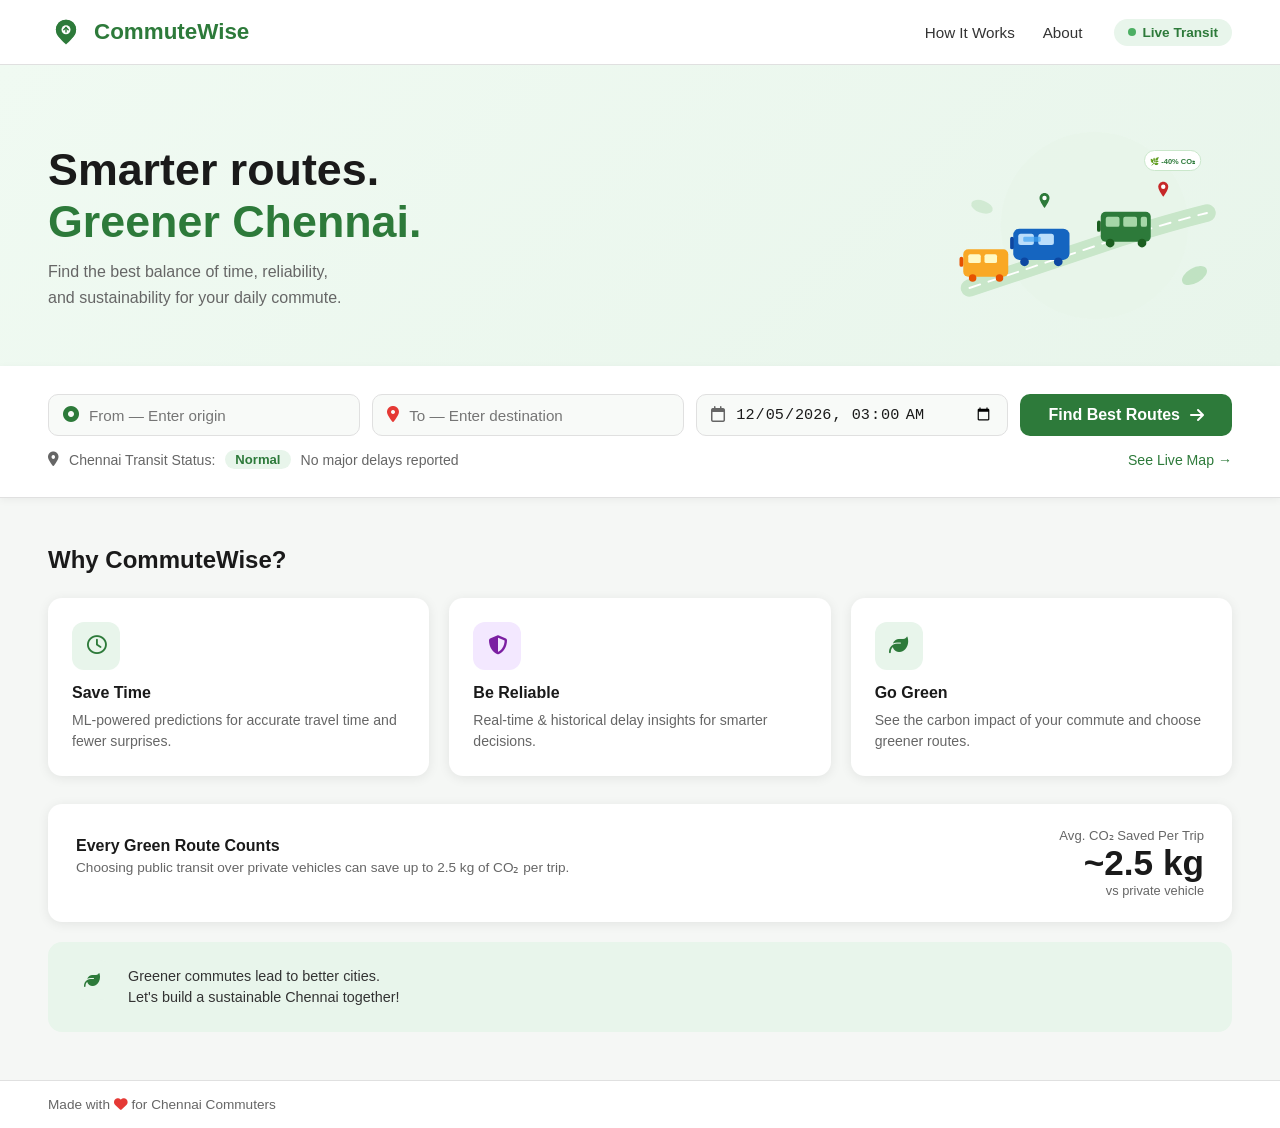
<file: frontend/index.html>
<!DOCTYPE html>
<html lang="en">
<head>
  <meta charset="UTF-8" />
  <meta name="viewport" content="width=device-width, initial-scale=1.0"/>
  <title>CommuteWise</title>
  <link rel="stylesheet" href="css/style.css" />
  <link rel="stylesheet" href="https://cdnjs.cloudflare.com/ajax/libs/font-awesome/6.5.0/css/all.min.css"/>
</head>
<body>

  <!-- HEADER -->
  <header class="header">
    <div class="logo">
      <img src="assets/logo.svg" alt="logo" class="logo-icon" />
      <span class="logo-text">CommuteWise</span>
    </div>
    <div class="header-right">
      <nav class="nav">
        <a href="features.html">How It Works</a>
        <a href="about.html">About</a>
      </nav>
      <span class="live-badge"><span class="dot"></span> Live Transit</span>
    </div>
  </header>

  <!-- HERO -->
  <section class="hero">
    <div class="hero-text">
      <h1>Smarter routes.<br/><span class="green">Greener Chennai.</span></h1>
      <p>Find the best balance of time, reliability,<br/>and sustainability for your daily commute.</p>
    </div>
    <div class="hero-img">
      <img src="assets/hero-illustration.svg" alt="Chennai transit" />
    </div>
  </section>

  <!-- SEARCH BAR -->
  <section class="search-section">
    <form class="search-form" id="searchForm">
      <div class="search-row">
        <div class="input-group">
          <span class="input-icon green-icon"><i class="fa-solid fa-circle-dot"></i></span>
          <input type="text" id="source" placeholder="From — Enter origin" required />
        </div>
        <div class="input-group">
          <span class="input-icon red-icon"><i class="fa-solid fa-location-dot"></i></span>
          <input type="text" id="destination" placeholder="To — Enter destination" required />
          <button type="button" class="swap-btn" onclick="swapLocations()"><i class="fa-solid fa-arrow-up-arrow-down"></i></button>
        </div>
        <div class="input-group">
          <span class="input-icon"><i class="fa-regular fa-calendar"></i></span>
          <input type="datetime-local" id="datetime" />
        </div>
      </div>
      <button type="submit" class="find-btn">Find Best Routes <i class="fa-solid fa-arrow-right"></i></button>
    </form>

    <div class="transit-status">
      <i class="fa-solid fa-location-dot"></i>
      <span>Chennai Transit Status:</span>
      <span class="status-badge normal">Normal</span>
      <span class="status-text">No major delays reported</span>
      <a href="#" class="link-green">See Live Map →</a>
    </div>
  </section>

  <!-- RESULTS SECTION (hidden until search) -->
  <section class="results-section" id="resultsSection" style="display:none;">
    <div class="results-layout">

      <!-- LEFT: FILTERS -->
      <aside class="filters">
        <h3>Route Preferences</h3>
        <p class="filters-sub">Prioritize what matters most to you.</p>
        <div class="filter-options" id="filterOptions">
          <label class="filter-option active" data-sort="rating">
            <span class="filter-icon gold"><i class="fa-solid fa-star"></i></span>
            <div>
              <strong>Best Overall</strong>
              <p>Balanced score across all factors</p>
            </div>
            <input type="radio" name="sort" value="rating" checked />
          </label>
          <label class="filter-option" data-sort="duration">
            <span class="filter-icon blue"><i class="fa-solid fa-bolt"></i></span>
            <div>
              <strong>Fastest Route</strong>
              <p>Minimum travel time</p>
            </div>
            <input type="radio" name="sort" value="duration" />
          </label>
          <label class="filter-option" data-sort="carbonrate">
            <span class="filter-icon green"><i class="fa-solid fa-leaf"></i></span>
            <div>
              <strong>Greenest Route</strong>
              <p>Lowest carbon emissions</p>
            </div>
            <input type="radio" name="sort" value="carbonrate" />
          </label>
          <label class="filter-option" data-sort="expenditure">
            <span class="filter-icon orange"><i class="fa-solid fa-indian-rupee-sign"></i></span>
            <div>
              <strong>Cheapest Route</strong>
              <p>Lowest travel cost</p>
            </div>
            <input type="radio" name="sort" value="expenditure" />
          </label>
          <label class="filter-option" data-sort="all">
            <span class="filter-icon gray"><i class="fa-solid fa-list"></i></span>
            <div>
              <strong>All Routes</strong>
              <p>View every available option</p>
            </div>
            <input type="radio" name="sort" value="all" />
          </label>
        </div>
      </aside>

      <!-- RIGHT: ROUTE CARDS + MAP + INSIGHTS -->
      <div class="results-main">
        <div class="results-header">
          <div>
            <h2>Recommended Routes</h2>
            <p>We analyzed multiple options for you</p>
          </div>
        </div>

        <div class="route-cards" id="routeCards"></div>

        <!-- MAP PLACEHOLDER -->
        <div class="map-placeholder">
          <div class="map-label">Map View</div>
          <p>Route map will appear here once Google Maps API key is configured.</p>
        </div>

        <!-- INSIGHTS + ENVIRONMENTAL IMPACT -->
        <div class="bottom-grid">
          <div class="insights-box">
            <h3><i class="fa-solid fa-robot"></i> CommuteWise Insights</h3>
            <ul id="insightsList"></ul>
          </div>
          <div class="impact-box">
            <h3><i class="fa-solid fa-leaf"></i> Environmental Impact</h3>
            <div class="impact-stats" id="impactStats"></div>
          </div>
        </div>
      </div>
    </div>
  </section>

  <!-- WHY COMMUTEWISE (shown on home) -->
  <section class="why-section" id="whySection">
    <h2>Why CommuteWise?</h2>
    <div class="why-cards">
      <div class="why-card">
        <span class="why-icon green-bg"><i class="fa-regular fa-clock"></i></span>
        <h4>Save Time</h4>
        <p>ML-powered predictions for accurate travel time and fewer surprises.</p>
      </div>
      <div class="why-card">
        <span class="why-icon purple-bg"><i class="fa-solid fa-shield-halved"></i></span>
        <h4>Be Reliable</h4>
        <p>Real-time & historical delay insights for smarter decisions.</p>
      </div>
      <div class="why-card">
        <span class="why-icon green-bg"><i class="fa-solid fa-leaf"></i></span>
        <h4>Go Green</h4>
        <p>See the carbon impact of your commute and choose greener routes.</p>
      </div>
    </div>

    <div class="impact-banner">
      <div>
        <h4>Every Green Route Counts</h4>
        <p>Choosing public transit over private vehicles can save up to 2.5 kg of CO₂ per trip.</p>
      </div>
      <div class="impact-stat">
        <span class="stat-label">Avg. CO₂ Saved Per Trip</span>
        <span class="stat-value">~2.5 kg</span>
        <span class="stat-sub">vs private vehicle</span>
      </div>
    </div>

    <div class="cta-banner">
      <span class="why-icon green-bg small"><i class="fa-solid fa-leaf"></i></span>
      <p>Greener commutes lead to better cities.<br/>Let's build a sustainable Chennai together!</p>
    </div>
  </section>

  <!-- FOOTER -->
  <footer class="footer">
    <span>Made with <i class="fa-solid fa-heart red"></i> for Chennai Commuters</span>
  </footer>

  <!-- ERROR BANNER -->
  <div id="errorBanner" style="display:none;background:#fff3f3;color:#c62828;padding:14px 48px;border-bottom:1px solid #ffcdd2;font-size:0.9rem;"></div>

  <!-- PATH MODAL -->
  <div id="pathModal" style="display:none;position:fixed;inset:0;background:rgba(0,0,0,0.45);z-index:999;align-items:center;justify-content:center;">
    <div style="background:#fff;border-radius:16px;padding:28px;max-width:800px;width:95%;max-height:80vh;overflow-y:auto;">
      <h3 style="margin-bottom:16px;color:#2d7a3a;">Full Route Path</h3>
      <div id="pathContent"></div>
      <button onclick="document.getElementById('pathModal').style.display='none'" style="margin-top:20px;width:100%;padding:10px;border-radius:8px;border:none;background:#2d7a3a;color:#fff;font-weight:600;cursor:pointer;">Close</button>
    </div>
  </div>

  <script src="js/data.js"></script>
  <script src="js/app.js"></script>
</body>
</html>
</file>
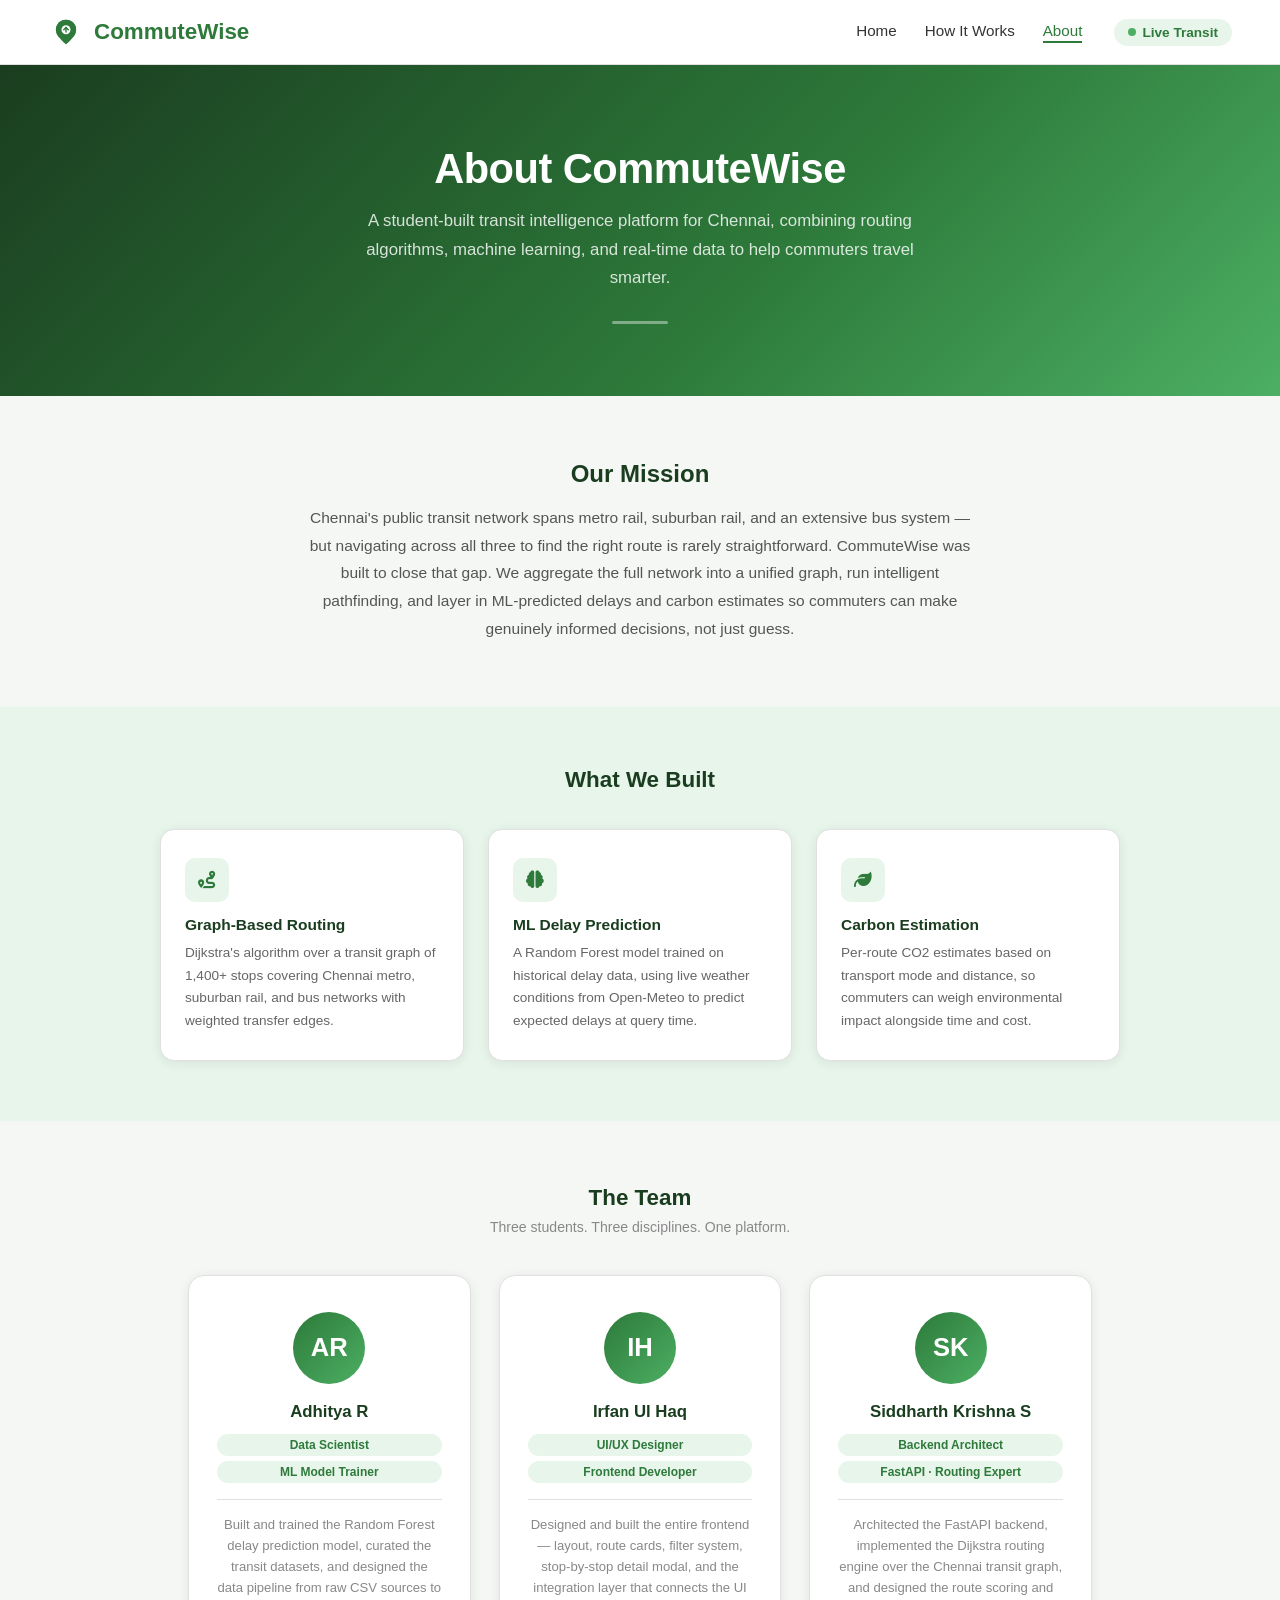
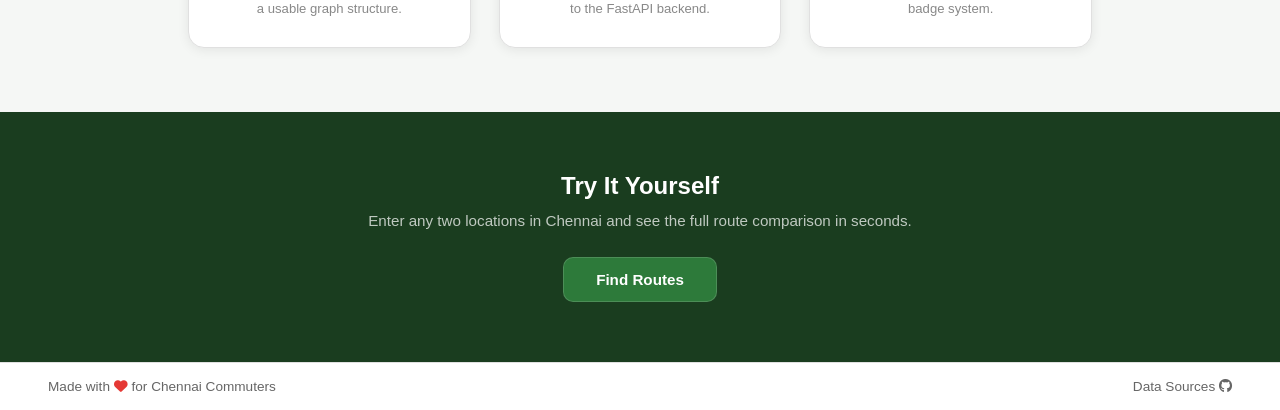
<file: frontend/about.html>
<!DOCTYPE html>
<html lang="en">
<head>
  <meta charset="UTF-8" />
  <meta name="viewport" content="width=device-width, initial-scale=1.0"/>
  <title>About — CommuteWise</title>
  <link rel="stylesheet" href="css/style.css" />
  <link rel="stylesheet" href="https://cdnjs.cloudflare.com/ajax/libs/font-awesome/6.5.0/css/all.min.css"/>
  <style>
    /* ── About page styles ── */
    .about-hero {
      background: linear-gradient(135deg, #1a3d1f 0%, #2d7a3a 60%, #4caf63 100%);
      padding: 80px 48px 72px;
      text-align: center;
      color: #fff;
    }
    .about-hero h1 {
      font-size: 2.6rem;
      font-weight: 800;
      letter-spacing: -0.5px;
      margin-bottom: 14px;
    }
    .about-hero p {
      font-size: 1.05rem;
      color: rgba(255,255,255,0.82);
      max-width: 560px;
      margin: 0 auto;
      line-height: 1.7;
    }
    .about-hero .divider {
      width: 56px; height: 3px;
      background: rgba(255,255,255,0.4);
      border-radius: 2px;
      margin: 28px auto 0;
    }

    /* ── Mission ── */
    .mission-section {
      max-width: 760px;
      margin: 64px auto;
      padding: 0 48px;
      text-align: center;
    }
    .mission-section h2 {
      font-size: 1.5rem;
      font-weight: 700;
      color: #1a3d1f;
      margin-bottom: 16px;
    }
    .mission-section p {
      font-size: 0.97rem;
      color: #555;
      line-height: 1.8;
    }

    /* ── What we built ── */
    .built-section {
      background: var(--green-light);
      padding: 60px 48px;
    }
    .built-section h2 {
      text-align: center;
      font-size: 1.4rem;
      font-weight: 700;
      color: #1a3d1f;
      margin-bottom: 36px;
    }
    .built-grid {
      display: grid;
      grid-template-columns: repeat(3, 1fr);
      gap: 24px;
      max-width: 960px;
      margin: 0 auto;
    }
    .built-card {
      background: #fff;
      border-radius: 14px;
      padding: 28px 24px;
      border: 1px solid var(--border);
      box-shadow: var(--card-shadow);
    }
    .built-card .built-icon {
      width: 44px; height: 44px;
      border-radius: 10px;
      background: var(--green-light);
      display: flex; align-items: center; justify-content: center;
      color: var(--green);
      font-size: 1.1rem;
      margin-bottom: 14px;
    }
    .built-card h4 {
      font-size: 0.97rem;
      font-weight: 700;
      color: #1a3d1f;
      margin-bottom: 8px;
    }
    .built-card p {
      font-size: 0.85rem;
      color: #666;
      line-height: 1.65;
    }

    /* ── Team ── */
    .team-section {
      max-width: 1000px;
      margin: 64px auto;
      padding: 0 48px;
    }
    .team-section h2 {
      text-align: center;
      font-size: 1.4rem;
      font-weight: 700;
      color: #1a3d1f;
      margin-bottom: 8px;
    }
    .team-section .team-sub {
      text-align: center;
      color: #888;
      font-size: 0.88rem;
      margin-bottom: 40px;
    }
    .team-grid {
      display: grid;
      grid-template-columns: repeat(3, 1fr);
      gap: 28px;
    }
    .team-card {
      background: #fff;
      border-radius: 16px;
      padding: 36px 28px 28px;
      border: 1px solid var(--border);
      box-shadow: var(--card-shadow);
      text-align: center;
      transition: transform 0.2s, box-shadow 0.2s;
    }
    .team-card:hover {
      transform: translateY(-4px);
      box-shadow: 0 8px 28px rgba(0,0,0,0.11);
    }
    .team-avatar {
      width: 72px; height: 72px;
      border-radius: 50%;
      background: linear-gradient(135deg, #2d7a3a, #4caf63);
      display: flex; align-items: center; justify-content: center;
      margin: 0 auto 18px;
      font-size: 1.6rem;
      color: #fff;
      font-weight: 700;
    }
    .team-card h3 {
      font-size: 1.05rem;
      font-weight: 700;
      color: #1a3d1f;
      margin-bottom: 6px;
    }
    .team-roles {
      display: flex;
      flex-direction: column;
      gap: 5px;
      margin: 12px 0 16px;
    }
    .role-tag {
      display: inline-block;
      background: var(--green-light);
      color: var(--green);
      font-size: 0.75rem;
      font-weight: 600;
      padding: 4px 12px;
      border-radius: 20px;
    }
    .team-card .team-desc {
      font-size: 0.82rem;
      color: #888;
      line-height: 1.6;
      border-top: 1px solid var(--border);
      padding-top: 14px;
      margin-top: 4px;
    }

    /* ── CTA ── */
    .about-cta {
      background: #1a3d1f;
      text-align: center;
      padding: 60px 48px;
      color: #fff;
    }
    .about-cta h2 {
      font-size: 1.5rem;
      font-weight: 700;
      margin-bottom: 12px;
    }
    .about-cta p {
      font-size: 0.95rem;
      color: rgba(255,255,255,0.72);
      margin-bottom: 28px;
    }
    .about-cta a.cta-btn {
      display: inline-block;
      background: #2d7a3a;
      color: #fff;
      padding: 13px 32px;
      border-radius: 10px;
      font-weight: 600;
      font-size: 0.95rem;
      border: 1px solid rgba(255,255,255,0.15);
      transition: background 0.2s;
    }
    .about-cta a.cta-btn:hover { background: #4caf63; }

    @media (max-width: 768px) {
      .built-grid, .team-grid { grid-template-columns: 1fr; }
      .about-hero { padding: 56px 24px 48px; }
      .mission-section, .team-section { padding: 0 24px; }
      .built-section { padding: 48px 24px; }
    }
  </style>
</head>
<body>

  <!-- HEADER -->
  <header class="header">
    <div class="logo">
      <img src="assets/logo.svg" alt="logo" class="logo-icon" />
      <span class="logo-text">CommuteWise</span>
    </div>
    <div class="header-right">
      <nav class="nav">
        <a href="index.html">Home</a>
        <a href="index.html#how-it-works">How It Works</a>
        <a href="about.html" style="color: var(--green); border-bottom: 2px solid var(--green); padding-bottom: 2px;">About</a>
      </nav>
      <span class="live-badge"><span class="dot"></span> Live Transit</span>
    </div>
  </header>

  <!-- HERO -->
  <section class="about-hero">
    <h1>About CommuteWise</h1>
    <p>A student-built transit intelligence platform for Chennai, combining routing algorithms, machine learning, and real-time data to help commuters travel smarter.</p>
    <div class="divider"></div>
  </section>

  <!-- MISSION -->
  <section class="mission-section">
    <h2>Our Mission</h2>
    <p>
      Chennai's public transit network spans metro rail, suburban rail, and an extensive bus system — but navigating across all three to find the right route is rarely straightforward. CommuteWise was built to close that gap. We aggregate the full network into a unified graph, run intelligent pathfinding, and layer in ML-predicted delays and carbon estimates so commuters can make genuinely informed decisions, not just guess.
    </p>
  </section>

  <!-- WHAT WE BUILT -->
  <section class="built-section">
    <h2>What We Built</h2>
    <div class="built-grid">
      <div class="built-card">
        <div class="built-icon"><i class="fa-solid fa-route"></i></div>
        <h4>Graph-Based Routing</h4>
        <p>Dijkstra's algorithm over a transit graph of 1,400+ stops covering Chennai metro, suburban rail, and bus networks with weighted transfer edges.</p>
      </div>
      <div class="built-card">
        <div class="built-icon"><i class="fa-solid fa-brain"></i></div>
        <h4>ML Delay Prediction</h4>
        <p>A Random Forest model trained on historical delay data, using live weather conditions from Open-Meteo to predict expected delays at query time.</p>
      </div>
      <div class="built-card">
        <div class="built-icon"><i class="fa-solid fa-leaf"></i></div>
        <h4>Carbon Estimation</h4>
        <p>Per-route CO2 estimates based on transport mode and distance, so commuters can weigh environmental impact alongside time and cost.</p>
      </div>
    </div>
  </section>

  <!-- TEAM -->
  <section class="team-section">
    <h2>The Team</h2>
    <p class="team-sub">Three students. Three disciplines. One platform.</p>
    <div class="team-grid">

      <div class="team-card">
        <div class="team-avatar">AR</div>
        <h3>Adhitya R</h3>
        <div class="team-roles">
          <span class="role-tag">Data Scientist</span>
          <span class="role-tag">ML Model Trainer</span>
        </div>
        <p class="team-desc">Built and trained the Random Forest delay prediction model, curated the transit datasets, and designed the data pipeline from raw CSV sources to a usable graph structure.</p>
      </div>

      <div class="team-card">
        <div class="team-avatar">IH</div>
        <h3>Irfan Ul Haq</h3>
        <div class="team-roles">
          <span class="role-tag">UI/UX Designer</span>
          <span class="role-tag">Frontend Developer</span>
        </div>
        <p class="team-desc">Designed and built the entire frontend — layout, route cards, filter system, stop-by-stop detail modal, and the integration layer that connects the UI to the FastAPI backend.</p>
      </div>

      <div class="team-card">
        <div class="team-avatar">SK</div>
        <h3>Siddharth Krishna S</h3>
        <div class="team-roles">
          <span class="role-tag">Backend Architect</span>
          <span class="role-tag">FastAPI · Routing Expert</span>
        </div>
        <p class="team-desc">Architected the FastAPI backend, implemented the Dijkstra routing engine over the Chennai transit graph, and designed the route scoring and badge system.</p>
      </div>

    </div>
  </section>

  <!-- CTA -->
  <section class="about-cta">
    <h2>Try It Yourself</h2>
    <p>Enter any two locations in Chennai and see the full route comparison in seconds.</p>
    <a href="index.html" class="cta-btn">Find Routes</a>
  </section>

  <!-- FOOTER -->
  <footer class="footer">
    <span>Made with <i class="fa-solid fa-heart red"></i> for Chennai Commuters</span>
    <span>Data Sources <i class="fa-brands fa-github"></i></span>
  </footer>

</body>
</html>
</file>
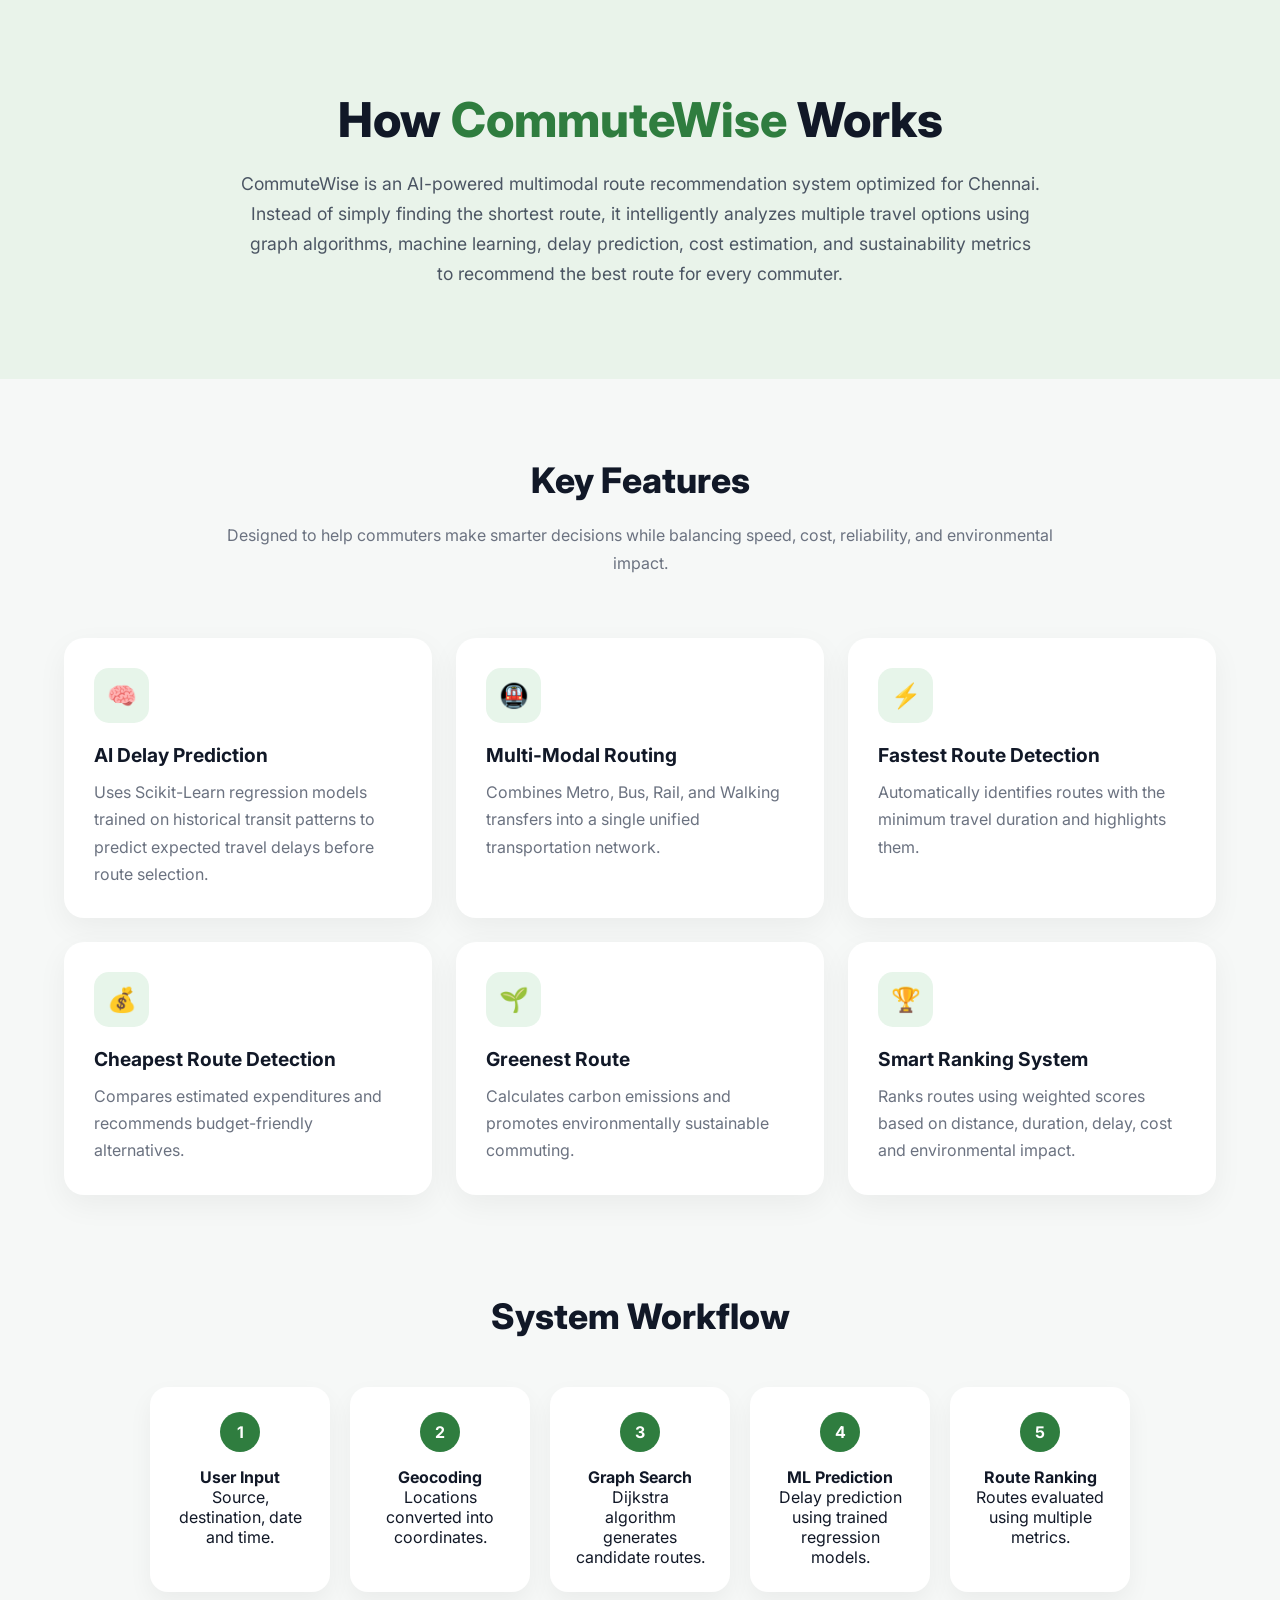
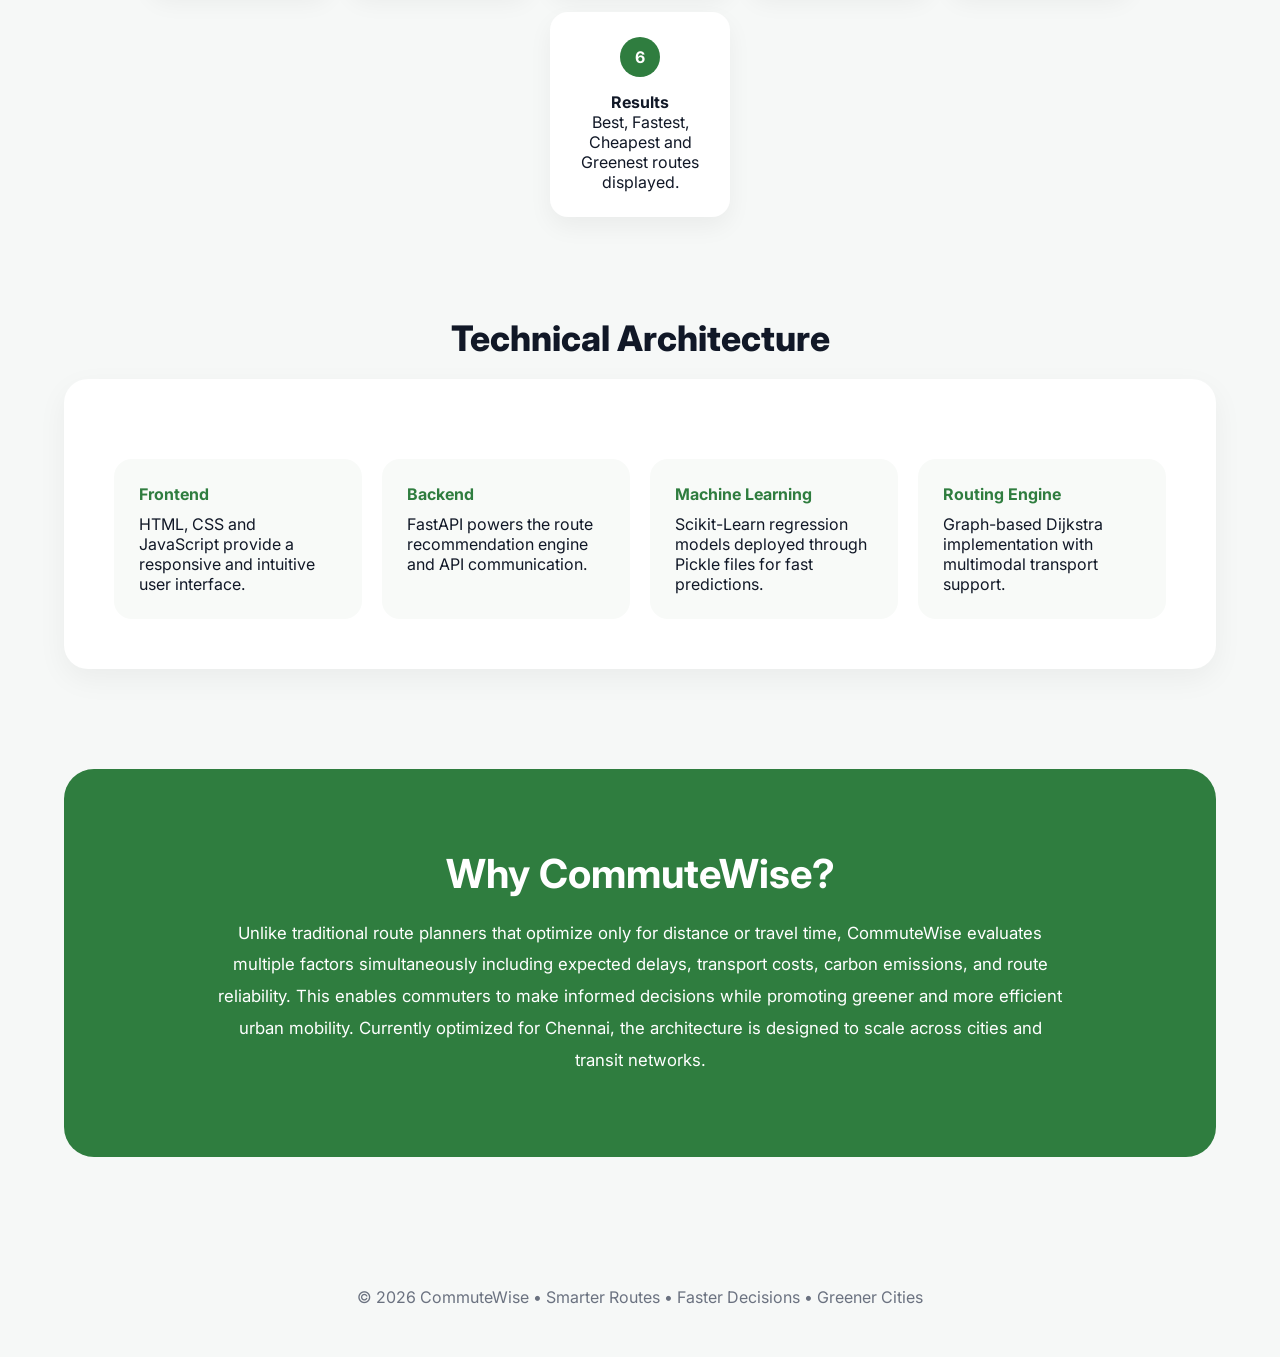
<file: frontend/features.html>
<!DOCTYPE html>
<html lang="en">
<head>
<meta charset="UTF-8">
<meta name="viewport" content="width=device-width, initial-scale=1.0">
<title>CommuteWise - Features & Workflow</title>

<link href="https://fonts.googleapis.com/css2?family=Inter:wght@400;500;600;700;800&display=swap" rel="stylesheet">

<style>

*{
margin:0;
padding:0;
box-sizing:border-box;
font-family:'Inter',sans-serif;
}

body{
background:#f6f8f7;
color:#111827;
}

.container{
max-width:1200px;
margin:auto;
padding:80px 24px;
}

.hero{
background:#e9f3ea;
padding:90px 24px;
text-align:center;
}

.hero h1{
font-size:3rem;
font-weight:800;
margin-bottom:20px;
}

.hero span{
color:#2f7d3f;
}

.hero p{
max-width:800px;
margin:auto;
font-size:1.1rem;
line-height:1.7;
color:#4b5563;
}

.section-title{
font-size:2.2rem;
font-weight:800;
margin-bottom:20px;
text-align:center;
}

.section-subtitle{
text-align:center;
color:#6b7280;
max-width:850px;
margin:auto;
margin-bottom:60px;
line-height:1.8;
}

.features-grid{
display:grid;
grid-template-columns:repeat(auto-fit,minmax(280px,1fr));
gap:24px;
}

.card{
background:white;
padding:30px;
border-radius:20px;
box-shadow:0 10px 30px rgba(0,0,0,0.05);
transition:.3s;
}

.card:hover{
transform:translateY(-5px);
}

.icon{
width:55px;
height:55px;
border-radius:15px;
display:flex;
align-items:center;
justify-content:center;
font-size:24px;
background:#e7f5ea;
margin-bottom:20px;
}

.card h3{
margin-bottom:12px;
font-size:1.2rem;
}

.card p{
color:#6b7280;
line-height:1.7;
}

.workflow{
margin-top:100px;
}

.timeline{
display:flex;
flex-wrap:wrap;
justify-content:center;
gap:20px;
margin-top:50px;
}

.step{
background:white;
width:180px;
padding:25px;
border-radius:18px;
text-align:center;
box-shadow:0 10px 25px rgba(0,0,0,0.05);
}

.step-number{
width:40px;
height:40px;
background:#2f7d3f;
color:white;
border-radius:50%;
display:flex;
align-items:center;
justify-content:center;
margin:auto;
margin-bottom:15px;
font-weight:700;
}

.architecture{
margin-top:100px;
}

.arch-box{
background:white;
border-radius:24px;
padding:50px;
box-shadow:0 10px 30px rgba(0,0,0,0.05);
}

.arch-row{
display:flex;
justify-content:space-between;
flex-wrap:wrap;
gap:20px;
margin-top:30px;
}

.arch-item{
flex:1;
min-width:220px;
background:#f8faf8;
padding:25px;
border-radius:18px;
}

.arch-item h4{
margin-bottom:10px;
color:#2f7d3f;
}

.highlight{
margin-top:100px;
background:#2f7d3f;
color:white;
padding:80px 30px;
text-align:center;
border-radius:30px;
}

.highlight h2{
font-size:2.5rem;
margin-bottom:20px;
}

.highlight p{
max-width:850px;
margin:auto;
line-height:1.9;
font-size:1.05rem;
}

footer{
text-align:center;
padding:50px;
color:#6b7280;
}

</style>
</head>
<body>

<section class="hero">
<h1>How <span>CommuteWise</span> Works</h1>
<p>
CommuteWise is an AI-powered multimodal route recommendation system optimized for Chennai.
Instead of simply finding the shortest route, it intelligently analyzes multiple travel options
using graph algorithms, machine learning, delay prediction, cost estimation, and sustainability metrics
to recommend the best route for every commuter.
</p>
</section>

<div class="container">

<h2 class="section-title">Key Features</h2>
<p class="section-subtitle">
Designed to help commuters make smarter decisions while balancing speed,
cost, reliability, and environmental impact.
</p>

<div class="features-grid">

<div class="card">
<div class="icon">🧠</div>
<h3>AI Delay Prediction</h3>
<p>
Uses Scikit-Learn regression models trained on historical transit patterns
to predict expected travel delays before route selection.
</p>
</div>

<div class="card">
<div class="icon">🚇</div>
<h3>Multi-Modal Routing</h3>
<p>
Combines Metro, Bus, Rail, and Walking transfers into a single unified
transportation network.
</p>
</div>

<div class="card">
<div class="icon">⚡</div>
<h3>Fastest Route Detection</h3>
<p>
Automatically identifies routes with the minimum travel duration and highlights them.
</p>
</div>

<div class="card">
<div class="icon">💰</div>
<h3>Cheapest Route Detection</h3>
<p>
Compares estimated expenditures and recommends budget-friendly alternatives.
</p>
</div>

<div class="card">
<div class="icon">🌱</div>
<h3>Greenest Route</h3>
<p>
Calculates carbon emissions and promotes environmentally sustainable commuting.
</p>
</div>

<div class="card">
<div class="icon">🏆</div>
<h3>Smart Ranking System</h3>
<p>
Ranks routes using weighted scores based on distance, duration, delay,
cost and environmental impact.
</p>
</div>

</div>

<section class="workflow">

<h2 class="section-title">System Workflow</h2>

<div class="timeline">

<div class="step">
<div class="step-number">1</div>
<h4>User Input</h4>
<p>Source, destination, date and time.</p>
</div>

<div class="step">
<div class="step-number">2</div>
<h4>Geocoding</h4>
<p>Locations converted into coordinates.</p>
</div>

<div class="step">
<div class="step-number">3</div>
<h4>Graph Search</h4>
<p>Dijkstra algorithm generates candidate routes.</p>
</div>

<div class="step">
<div class="step-number">4</div>
<h4>ML Prediction</h4>
<p>Delay prediction using trained regression models.</p>
</div>

<div class="step">
<div class="step-number">5</div>
<h4>Route Ranking</h4>
<p>Routes evaluated using multiple metrics.</p>
</div>

<div class="step">
<div class="step-number">6</div>
<h4>Results</h4>
<p>Best, Fastest, Cheapest and Greenest routes displayed.</p>
</div>

</div>

</section>

<section class="architecture">

<h2 class="section-title">Technical Architecture</h2>

<div class="arch-box">

<div class="arch-row">

<div class="arch-item">
<h4>Frontend</h4>
<p>
HTML, CSS and JavaScript provide a responsive and intuitive user interface.
</p>
</div>

<div class="arch-item">
<h4>Backend</h4>
<p>
FastAPI powers the route recommendation engine and API communication.
</p>
</div>

<div class="arch-item">
<h4>Machine Learning</h4>
<p>
Scikit-Learn regression models deployed through Pickle files for fast predictions.
</p>
</div>

<div class="arch-item">
<h4>Routing Engine</h4>
<p>
Graph-based Dijkstra implementation with multimodal transport support.
</p>
</div>

</div>

</div>

</section>

<section class="highlight">

<h2>Why CommuteWise?</h2>

<p>
Unlike traditional route planners that optimize only for distance or travel time,
CommuteWise evaluates multiple factors simultaneously including expected delays,
transport costs, carbon emissions, and route reliability.
This enables commuters to make informed decisions while promoting greener and more efficient urban mobility.
Currently optimized for Chennai, the architecture is designed to scale across cities and transit networks.
</p>

</section>

</div>

<footer>
© 2026 CommuteWise • Smarter Routes • Faster Decisions • Greener Cities
</footer>

</body>
</html>
</file>
<file: frontend/css/style.css>
/* ===== RESET & BASE ===== */
*, *::before, *::after { box-sizing: border-box; margin: 0; padding: 0; }
body { font-family: 'Segoe UI', sans-serif; background: #f5f7f5; color: #1a1a1a; }
a { text-decoration: none; color: inherit; }

/* ===== VARIABLES ===== */
:root {
  --green: #2d7a3a;
  --green-light: #e8f5eb;
  --green-mid: #4caf63;
  --red: #e53935;
  --blue: #1565c0;
  --gold: #f9a825;
  --orange: #ef6c00;
  --gray: #666;
  --border: #e0e0e0;
  --white: #fff;
  --card-shadow: 0 2px 12px rgba(0,0,0,0.08);
}

/* ===== HEADER ===== */
.header {
  display: flex; align-items: center; justify-content: space-between;
  padding: 14px 48px; background: var(--white);
  border-bottom: 1px solid var(--border); position: sticky; top: 0; z-index: 100;
}
.logo { display: flex; align-items: center; gap: 10px; }
.logo-text { font-size: 1.4rem; font-weight: 700; color: var(--green); }
.logo-icon { width: 36px; height: 36px; }
.header-right { display: flex; align-items: center; gap: 32px; }
.nav { display: flex; gap: 28px; }
.nav a { font-size: 0.95rem; color: #333; font-weight: 500; }
.nav a:hover { color: var(--green); }
.live-badge {
  display: flex; align-items: center; gap: 6px;
  background: var(--green-light); color: var(--green);
  padding: 6px 14px; border-radius: 20px; font-size: 0.85rem; font-weight: 600;
}
.dot { width: 8px; height: 8px; border-radius: 50%; background: var(--green-mid); display: inline-block; }

/* ===== HERO ===== */
.hero {
  display: flex; align-items: center; justify-content: space-between;
  padding: 48px 48px 24px; background: linear-gradient(135deg, #f0faf2 0%, #e8f5eb 100%);
  gap: 24px;
}
.hero-text h1 { font-size: 2.8rem; font-weight: 800; line-height: 1.15; }
.hero-text p { color: var(--gray); margin-top: 12px; font-size: 1rem; line-height: 1.6; }
.green { color: var(--green); }
.hero-img img { max-width: 420px; width: 100%; border-radius: 12px; }

/* ===== SEARCH SECTION ===== */
.search-section {
  background: var(--white); padding: 28px 48px;
  border-bottom: 1px solid var(--border);
  box-shadow: 0 2px 8px rgba(0,0,0,0.05);
}
.search-form { display: flex; gap: 12px; align-items: flex-end; flex-wrap: wrap; }
.search-row { display: flex; gap: 12px; flex: 1; flex-wrap: wrap; }
.input-group {
  display: flex; align-items: center; gap: 10px;
  background: #f8faf8; border: 1.5px solid var(--border);
  border-radius: 10px; padding: 10px 14px; flex: 1; min-width: 180px;
  position: relative;
}
.input-group input {
  border: none; background: transparent; outline: none;
  font-size: 0.95rem; width: 100%; color: #1a1a1a;
}
.input-icon { color: var(--gray); font-size: 1rem; flex-shrink: 0; }
.green-icon { color: var(--green); }
.red-icon { color: var(--red); }
.swap-btn {
  background: none; border: none; cursor: pointer;
  color: var(--gray); font-size: 1rem; padding: 0 4px;
}
.swap-btn:hover { color: var(--green); }
.find-btn {
  background: var(--green); color: var(--white);
  border: none; border-radius: 10px;
  padding: 12px 28px; font-size: 1rem; font-weight: 600;
  cursor: pointer; display: flex; align-items: center; gap: 10px;
  white-space: nowrap; transition: background 0.2s;
}
.find-btn:hover { background: #225c2c; }
.transit-status {
  display: flex; align-items: center; gap: 10px;
  margin-top: 14px; font-size: 0.88rem; color: var(--gray);
}
.status-badge {
  padding: 2px 10px; border-radius: 12px; font-weight: 600; font-size: 0.82rem;
}
.status-badge.normal { background: var(--green-light); color: var(--green); }
.link-green { color: var(--green); font-weight: 500; margin-left: auto; }

/* ===== RESULTS SECTION ===== */
.results-section { padding: 32px 48px; }
.results-layout { display: flex; gap: 28px; align-items: flex-start; }

/* FILTERS SIDEBAR */
.filters {
  width: 260px; flex-shrink: 0;
  background: var(--white); border-radius: 14px;
  padding: 22px; box-shadow: var(--card-shadow);
}
.filters h3 { font-size: 1rem; font-weight: 700; margin-bottom: 4px; }
.filters-sub { font-size: 0.82rem; color: var(--gray); margin-bottom: 16px; }
.filter-options { display: flex; flex-direction: column; gap: 8px; }
.filter-option {
  display: flex; align-items: center; gap: 12px;
  padding: 12px; border-radius: 10px; cursor: pointer;
  border: 1.5px solid var(--border); transition: all 0.15s;
}
.filter-option input { margin-left: auto; accent-color: var(--green); }
.filter-option strong { font-size: 0.88rem; display: block; }
.filter-option p { font-size: 0.78rem; color: var(--gray); margin-top: 1px; }
.filter-option.active { border-color: var(--green); background: var(--green-light); }
.filter-icon {
  width: 34px; height: 34px; border-radius: 8px;
  display: flex; align-items: center; justify-content: center;
  font-size: 0.9rem; flex-shrink: 0;
}
.filter-icon.gold { background: #fff8e1; color: var(--gold); }
.filter-icon.blue { background: #e3f0ff; color: var(--blue); }
.filter-icon.green { background: var(--green-light); color: var(--green); }
.filter-icon.orange { background: #fff3e0; color: var(--orange); }
.filter-icon.gray  { background: #f0f0f0; color: #555; }

/* RESULTS MAIN */
.results-main { flex: 1; display: flex; flex-direction: column; gap: 24px; }
.results-header { display: flex; justify-content: space-between; align-items: center; }
.results-header h2 { font-size: 1.2rem; font-weight: 700; }
.results-header p { font-size: 0.85rem; color: var(--gray); }

/* ROUTE CARDS */
.route-cards { display: grid; grid-template-columns: repeat(3, 1fr); gap: 20px; }
.route-card {
  background: var(--white); border-radius: 14px;
  padding: 18px;
  box-shadow: var(--card-shadow); border: 2px solid var(--border);
  transition: transform 0.15s;
}
.route-card:hover { transform: translateY(-2px); }
.route-card.best { border-color: var(--green); }
.route-card.fastest { border-color: var(--blue); }
.route-card.greenest { border-color: var(--green-mid); }
.route-card.cheapest { border-color: var(--orange); }
.card-badge {
  font-size: 0.75rem; font-weight: 700; padding: 3px 10px;
  border-radius: 12px; display: inline-block; margin-bottom: 10px;
}
.badge-best { background: var(--green-light); color: var(--green); }
.badge-fastest { background: #e3f0ff; color: var(--blue); }
.badge-greenest { background: #e8f5eb; color: var(--green-mid); }
.badge-cheapest { background: #fff3e0; color: var(--orange); }
.card-mode-row { display: flex; align-items: center; gap: 8px; margin-bottom: 6px; }
.mode-chip {
  background: var(--green); color: var(--white);
  font-size: 0.72rem; font-weight: 700; padding: 2px 8px; border-radius: 8px;
}
.card-title { font-size: 0.95rem; font-weight: 600; margin-bottom: 4px; }
.card-duration { font-size: 1.6rem; font-weight: 800; margin-bottom: 12px; color: #1a1a1a; }
.card-metric { margin-bottom: 8px; }
.metric-label { font-size: 0.75rem; color: var(--gray); margin-bottom: 3px; }
.progress-bar { height: 5px; background: #e0e0e0; border-radius: 4px; overflow: hidden; }
.progress-fill { height: 100%; border-radius: 4px; }
.fill-green { background: var(--green); }
.fill-blue { background: var(--blue); }
.fill-orange { background: var(--orange); }
.metric-value { font-size: 0.82rem; color: var(--gray); margin-top: 3px; }
.card-score { font-size: 0.82rem; color: var(--gray); margin: 10px 0; }
.card-score span { font-weight: 700; color: #1a1a1a; }
.view-btn {
  width: 100%; padding: 8px; border-radius: 8px;
  border: 1.5px solid var(--green); background: transparent;
  color: var(--green); font-weight: 600; font-size: 0.88rem;
  cursor: pointer; transition: all 0.15s;
}
.view-btn:hover { background: var(--green); color: var(--white); }

/* MAP PLACEHOLDER */
.map-placeholder {
  background: #e8f0e8; border-radius: 14px;
  height: 200px; display: flex; flex-direction: column;
  align-items: center; justify-content: center; gap: 8px;
  color: var(--gray); border: 2px dashed var(--border);
}
.map-label { font-weight: 600; font-size: 1rem; color: #555; }

/* INSIGHTS + IMPACT */
.bottom-grid { display: grid; grid-template-columns: 1fr 1fr; gap: 20px; }
.insights-box, .impact-box {
  background: var(--white); border-radius: 14px;
  padding: 20px; box-shadow: var(--card-shadow);
}
.insights-box h3, .impact-box h3 {
  font-size: 0.95rem; font-weight: 700; margin-bottom: 14px;
  display: flex; align-items: center; gap: 8px; color: var(--green);
}
.insights-box ul { list-style: none; display: flex; flex-direction: column; gap: 10px; }
.insights-box li {
  font-size: 0.85rem; color: #333; display: flex; gap: 8px; align-items: flex-start;
  padding: 8px; background: #f8faf8; border-radius: 8px;
}
.insights-box li i { color: var(--green); margin-top: 2px; flex-shrink: 0; }
.impact-stats { display: flex; flex-direction: column; gap: 14px; }
.impact-stat-row { display: flex; justify-content: space-between; align-items: center; }
.impact-num { font-size: 1.8rem; font-weight: 800; color: var(--green); }
.impact-label { font-size: 0.8rem; color: var(--gray); }
.impact-compare { font-size: 0.82rem; color: var(--green); font-weight: 600; }

/* ===== WHY SECTION ===== */
.why-section { padding: 48px; }
.why-section h2 { font-size: 1.5rem; font-weight: 700; margin-bottom: 24px; }
.why-cards { display: grid; grid-template-columns: repeat(3, 1fr); gap: 20px; margin-bottom: 28px; }
.why-card {
  background: var(--white); border-radius: 14px;
  padding: 24px; box-shadow: var(--card-shadow);
}
.why-icon {
  width: 48px; height: 48px; border-radius: 12px;
  display: flex; align-items: center; justify-content: center;
  font-size: 1.2rem; margin-bottom: 14px;
}
.why-icon.small { width: 40px; height: 40px; font-size: 1rem; flex-shrink: 0; }
.green-bg { background: var(--green-light); color: var(--green); }
.purple-bg { background: #f3e8ff; color: #7b1fa2; }
.why-card h4 { font-size: 1rem; font-weight: 700; margin-bottom: 8px; }
.why-card p { font-size: 0.88rem; color: var(--gray); line-height: 1.5; }

.impact-banner {
  background: var(--white); border-radius: 14px; padding: 24px 28px;
  display: flex; justify-content: space-between; align-items: center;
  box-shadow: var(--card-shadow); margin-bottom: 20px;
}
.impact-banner h4 { font-size: 1rem; font-weight: 700; margin-bottom: 4px; }
.impact-banner p { font-size: 0.85rem; color: var(--gray); margin-bottom: 14px; }
.outline-btn {
  border: 1.5px solid var(--green); background: transparent;
  color: var(--green); padding: 8px 20px; border-radius: 8px;
  font-weight: 600; cursor: pointer; font-size: 0.88rem;
}
.impact-stat { text-align: right; }
.stat-label { display: block; font-size: 0.82rem; color: var(--gray); }
.stat-value { display: block; font-size: 2.2rem; font-weight: 800; color: #1a1a1a; }
.stat-sub { display: block; font-size: 0.8rem; color: var(--gray); }

.cta-banner {
  background: var(--green-light); border-radius: 14px; padding: 18px 24px;
  display: flex; align-items: center; gap: 16px; cursor: pointer;
}
.cta-banner p { font-size: 0.9rem; color: #333; line-height: 1.5; flex: 1; }
.cta-banner i.fa-chevron-right { color: var(--green); }

/* ===== FOOTER ===== */
.footer {
  background: var(--white); border-top: 1px solid var(--border);
  padding: 16px 48px; display: flex; justify-content: space-between;
  font-size: 0.85rem; color: var(--gray);
}
.red { color: var(--red); }

/* ===== AUTOCOMPLETE ===== */
.input-group { position: relative; }
.autocomplete-list {
  position: absolute; top: 100%; left: 0; right: 0;
  background: #fff; border: 1.5px solid var(--border);
  border-radius: 8px; list-style: none; z-index: 200;
  box-shadow: 0 4px 16px rgba(0,0,0,0.12); max-height: 220px; overflow-y: auto;
  margin-top: 4px;
}
.autocomplete-list li {
  padding: 10px 14px; font-size: 0.88rem; cursor: pointer; color: #333;
}
.autocomplete-list li:hover { background: var(--green-light); color: var(--green); }

/* ===== CARD STOPS ===== */
.card-stops { font-size: 0.78rem; color: var(--gray); margin-bottom: 6px; }

/* ===== MODE BREAKDOWN ===== */
.mode-breakdown { display: flex; flex-wrap: wrap; gap: 4px; margin-bottom: 10px; }
.mode-tag {
  font-size: 0.72rem; padding: 2px 7px; border-radius: 10px; font-weight: 600;
}
.mode-tag.metro { background: #e3f0ff; color: var(--blue); }
.mode-tag.rail  { background: #fff8e1; color: var(--gold); }
.mode-tag.bus   { background: var(--green-light); color: var(--green); }
.mode-tag.walk  { background: #f3e8ff; color: #7b1fa2; }

/* ===== PATH MODAL ===== */
.path-mode { width: 20px; text-align: center; flex-shrink: 0; }

/* ===== DETAIL MODAL ROWS ===== */
.detail-row { display: flex; justify-content: space-between; padding: 8px 0; border-bottom: 1px solid var(--border); font-size: 0.88rem; }
.detail-label { color: var(--gray); font-weight: 500; }

/* ===== PATH STOPS ===== */
.path-stop { display: flex; align-items: center; gap: 10px; padding: 5px 0; font-size: 0.86rem; }
.path-dot  { width: 10px; height: 10px; border-radius: 50%; background: #ccc; flex-shrink: 0; }

/* ===== ROUTE DETAIL MODAL ===== */
.modal-summary{
    display:grid;
    grid-template-columns:repeat(5,1fr);
    gap:12px;

    background:#f5faf6;
    border-radius:10px;
    padding:16px;
    margin-bottom:20px;
}

.modal-stat{
    text-align:center;
    padding:8px;
    border-radius:8px;
}



.modal-stat-val{
    font-size:1.1rem;
    font-weight:700;
    color:#1a3d1f;
    margin-bottom:6px;
    white-space:nowrap;
}

.modal-stat-lbl{
    font-size:0.72rem;
    color:#777;
}

.modal-stat:hover{
    background:#ebebeb;
    cursor:pointer;
}

.stops-section { }
.stops-heading { font-size: 0.95rem; font-weight: 700; color: #1a3d1f; margin-bottom: 12px; }

.segment-group { padding-left: 4px; }
.segment-group-gap { margin-top: 18px; }

.segment-header {
  display: flex; justify-content: space-between; align-items: center;
  font-size: 0.82rem; font-weight: 700; margin-bottom: 6px;
  text-transform: uppercase; letter-spacing: 0.03em;
}
.segment-dist { font-size: 0.78rem; font-weight: 500; opacity: 0.8; }

.stop-list { }
.stop-row { display: flex; gap: 0; align-items: stretch; min-height: 32px; }

.stop-line-col {
  display: flex; flex-direction: column; align-items: center;
  width: 20px; flex-shrink: 0; position: relative;
}
.stop-dot {
  width: 10px; height: 10px; border-radius: 50%;
  background: #ccc; border: 2px solid #fff;
  box-shadow: 0 0 0 2px #ccc;
  flex-shrink: 0; margin-top: 11px; z-index: 1;
}
.stop-dot-start { background: #2d7a3a; box-shadow: 0 0 0 2px #2d7a3a; }
.stop-dot-end   { background: #c62828; box-shadow: 0 0 0 2px #c62828; }

.stop-line {
  flex: 1; width: 2px; background: #ccc; margin: 2px 0 0 0;
}

.stop-name {
  font-size: 0.82rem; color: #444; padding: 8px 0 8px 10px;
  line-height: 1.3; flex: 1;
}
.stop-name-bold { font-weight: 700; color: #1a3d1f; font-size: 0.86rem; }
.path-dot.start { background: var(--green); }
.path-dot.end   { background: var(--red); }

/* ===== RESPONSIVE ===== */
@media (max-width: 900px) {
  .header { padding: 12px 20px; }
  .nav { display: none; }
  .hero { flex-direction: column; padding: 28px 20px; }
  .hero-img img { max-width: 100%; }
  .hero-text h1 { font-size: 2rem; }
  .search-section { padding: 20px; }
  .search-row { flex-direction: column; }
  .results-section { padding: 20px; }
  .results-layout { flex-direction: column; }
  .filters { width: 100%; }
  .bottom-grid { grid-template-columns: 1fr; }
  .why-section { padding: 28px 20px; }
  .why-cards { grid-template-columns: 1fr; }
  .impact-banner { flex-direction: column; align-items: flex-start; gap: 16px; }
  .footer { padding: 16px 20px; flex-direction: column; gap: 6px; }
}
</file>
